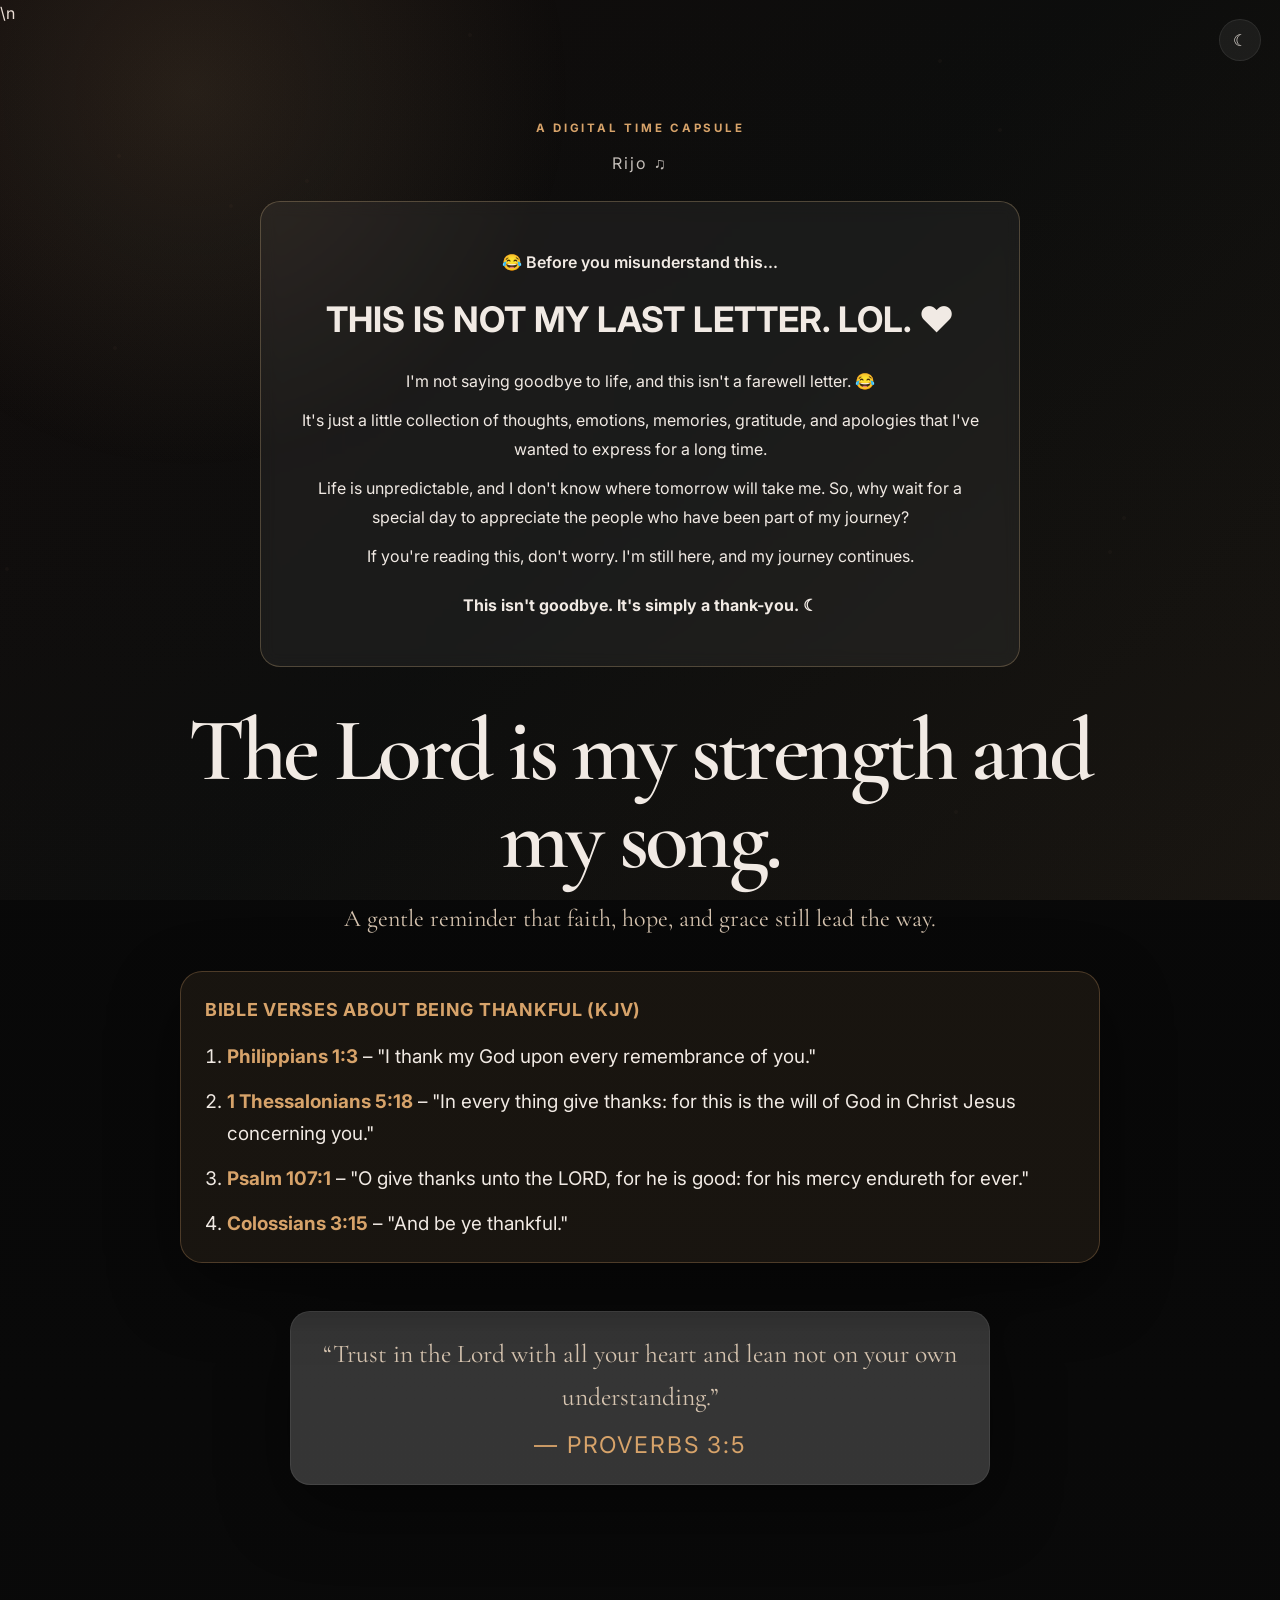
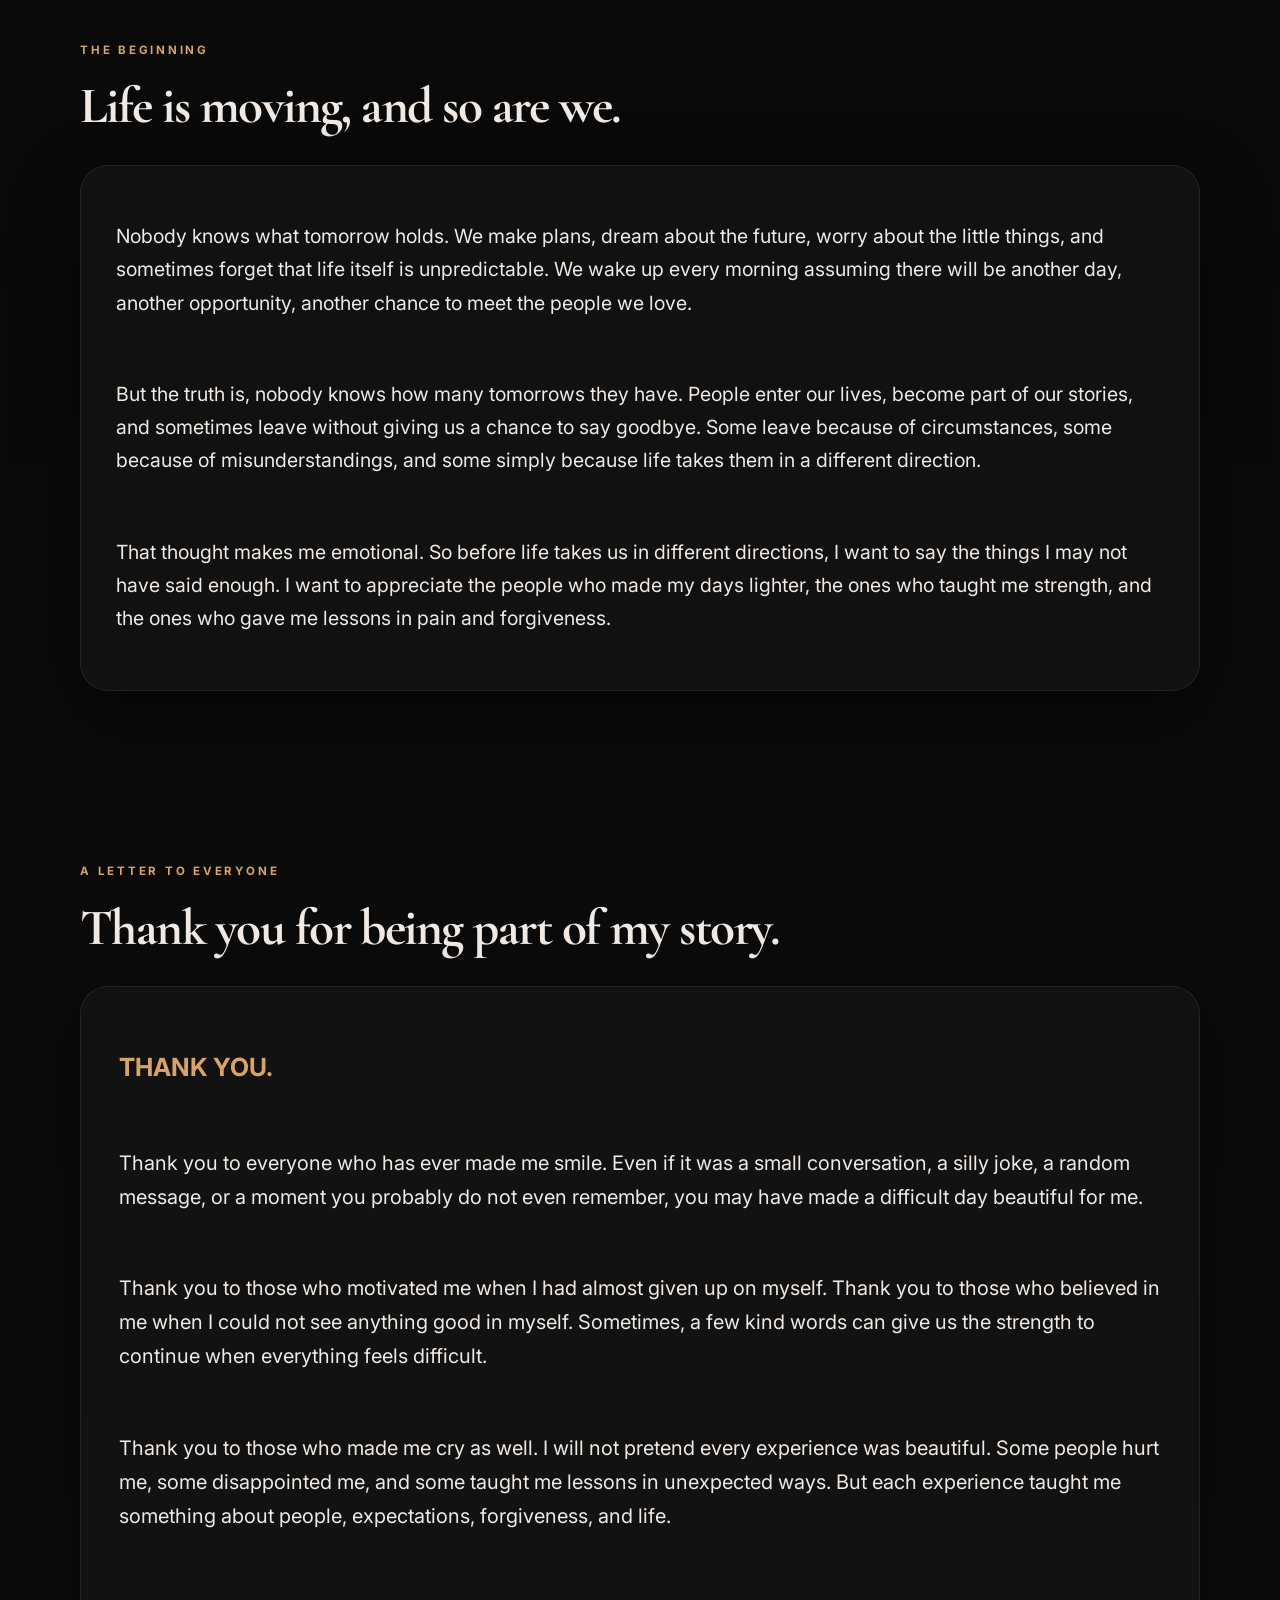
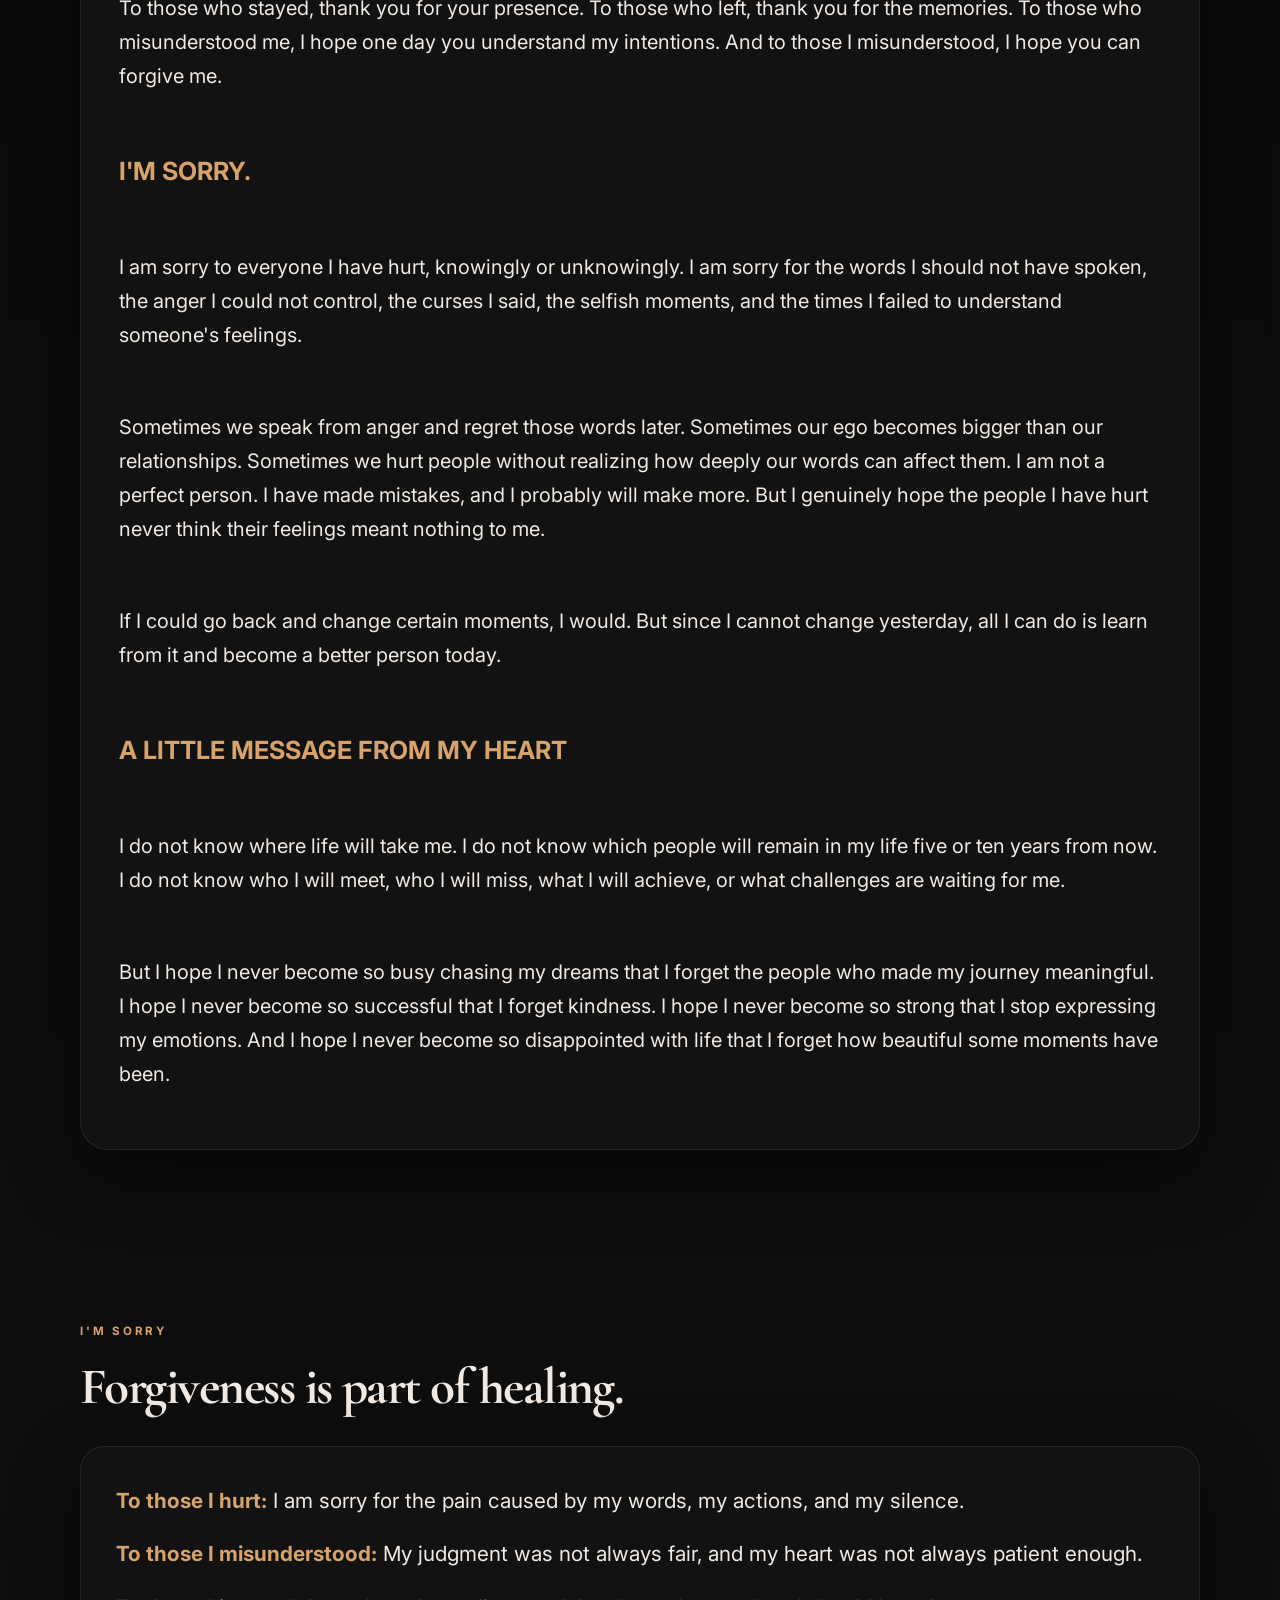
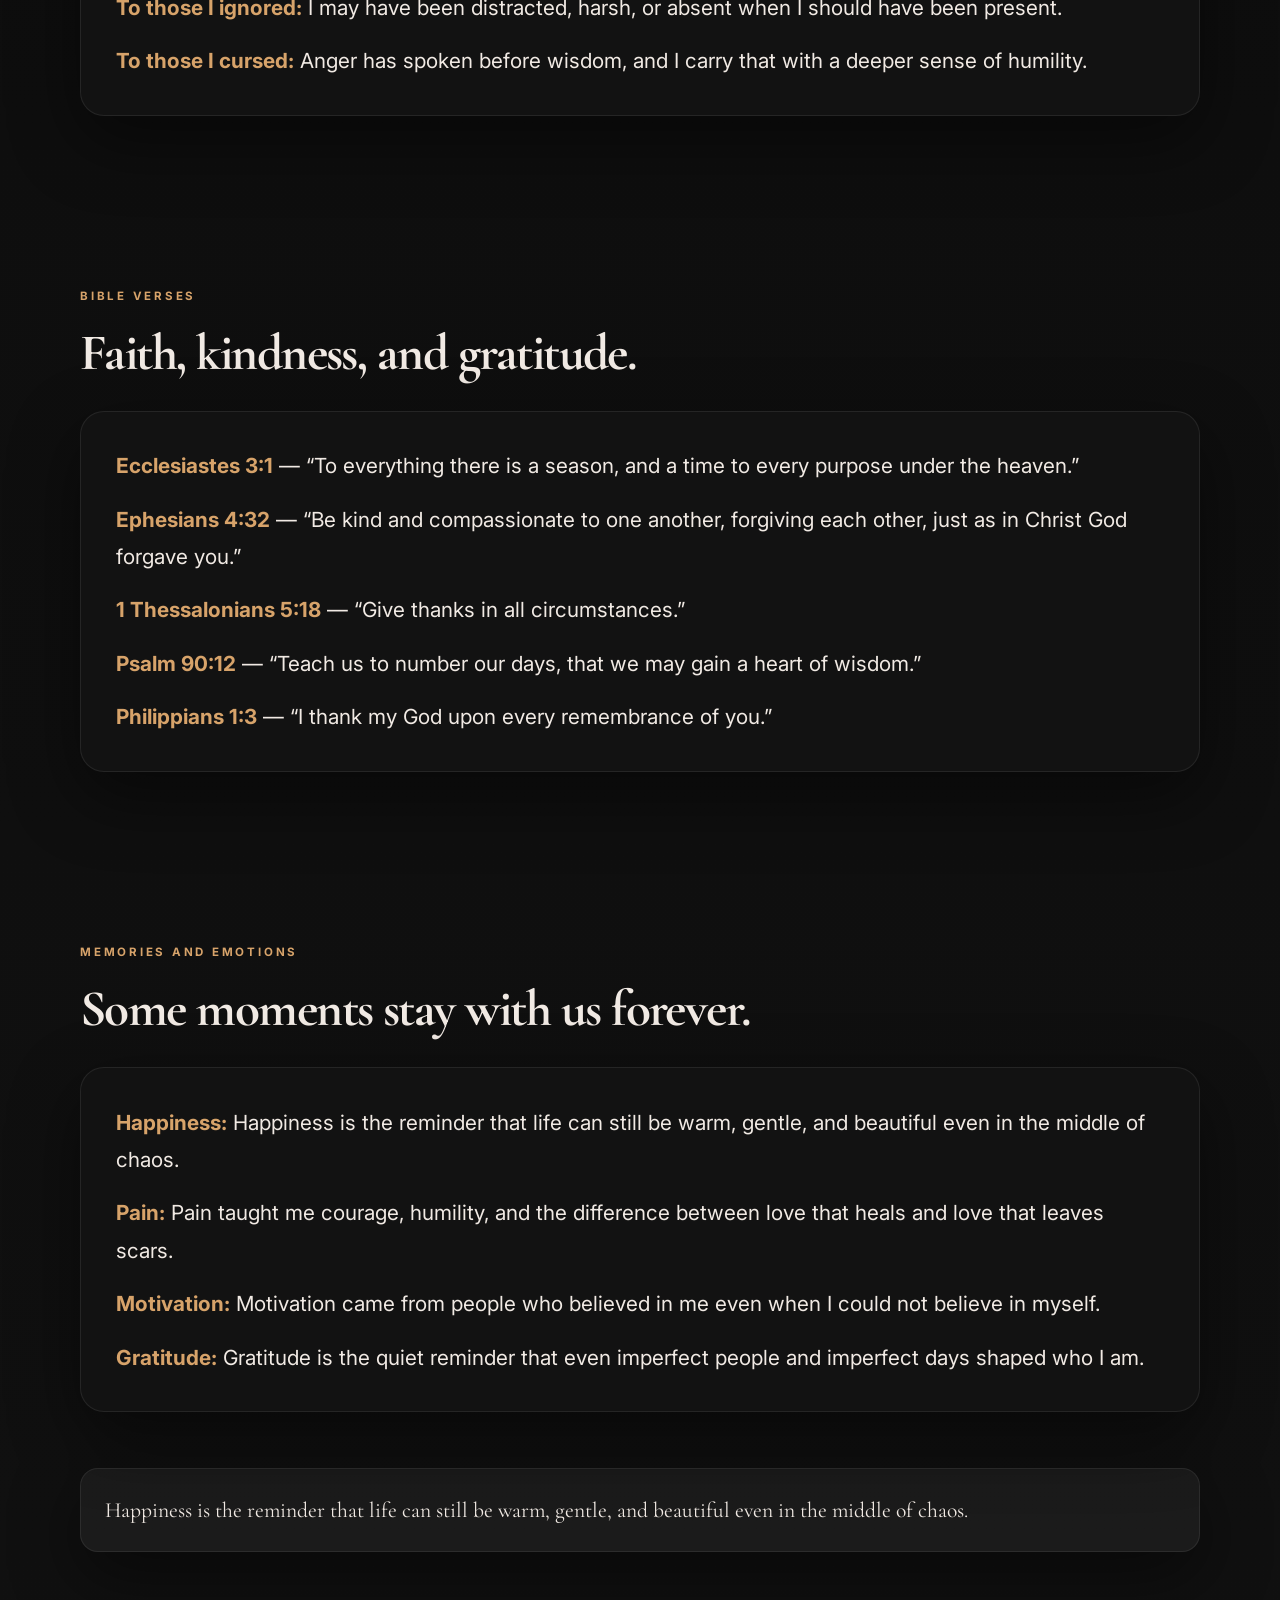
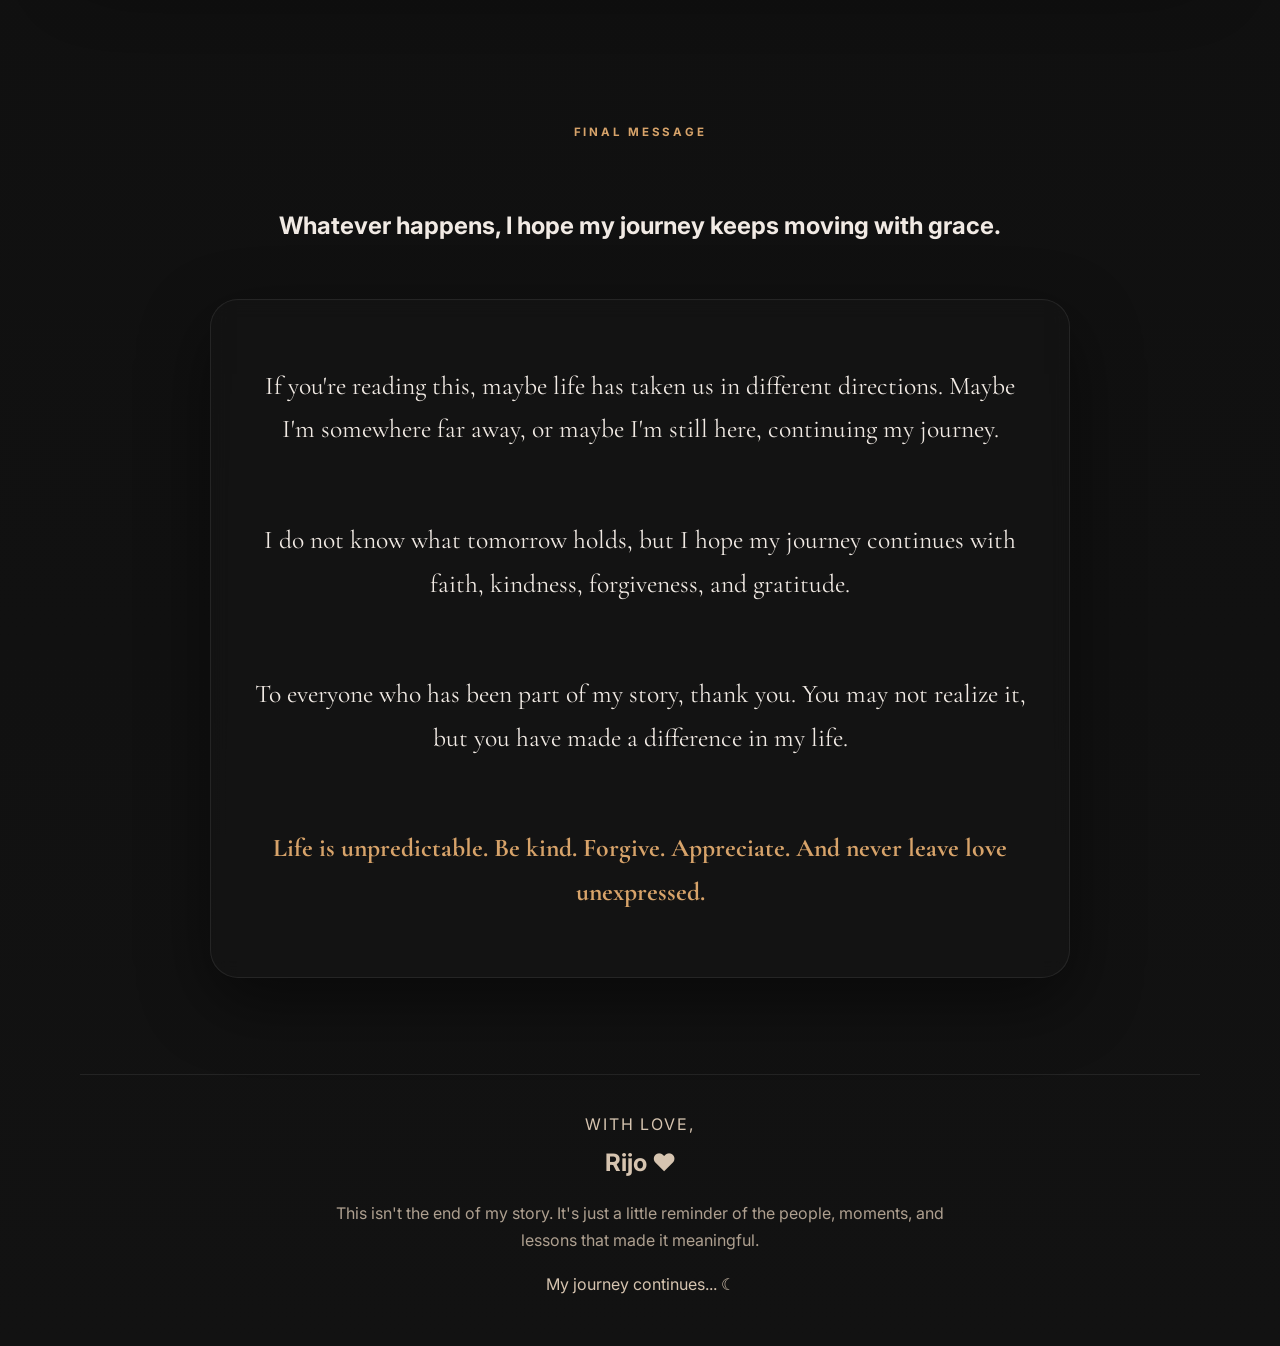
<file: index.html>
<!DOCTYPE html>
<html lang="en">
  <head>
    <meta charset="UTF-8" />
    <meta name="viewport" content="width=device-width, initial-scale=1.0" />
    <meta
      name="description"
      content="Rijo’s digital time capsule: a heartfelt collection of gratitude, faith, memories, apologies, and love."
    />
    <title>Rijo ♫ — A Digital Time Capsule</title>
    <link rel="preconnect" href="https://fonts.googleapis.com" />
    <link rel="preconnect" href="https://fonts.gstatic.com" crossorigin />
    <link
      href="https://fonts.googleapis.com/css2?family=Cormorant+Garamond:wght@400;500;600;700&family=Inter:wght@400;500;600;700&display=swap"
      rel="stylesheet"
    />
    <link rel="stylesheet" href="./style.css" />\n
    <style>
      .hero-signature { margin: .25rem 0 1.25rem; letter-spacing: .12em; opacity: .8; }
      .disclaimer-card {
        max-width: 760px; margin: 1.5rem auto 2.5rem; padding: clamp(1.25rem, 4vw, 2.25rem);
        border: 1px solid rgba(180, 155, 115, .35); border-radius: 1.25rem;
        background: rgba(255,255,255,.055); text-align: center; line-height: 1.8;
        backdrop-filter: blur(8px);
      }
      .disclaimer-card h2 { margin: .55rem 0 1rem; font-size: clamp(1.45rem, 4vw, 2.2rem); }
      .disclaimer-card p { margin: .65rem 0; }
      .disclaimer-intro { font-weight: 600; }
      .disclaimer-closing { margin-top: 1.25rem !important; }
      .footer-with-love { letter-spacing: .12em; }
      .footer-with-love strong { display: block; font-size: 1.5rem; letter-spacing: normal; margin-top: .35rem; }
      .footer-note { max-width: 620px; margin: .75rem auto; opacity: .8; }
    </style>
  </head>
  <body>
    <div class="page-glow" aria-hidden="true"></div>
    <div class="particles" id="particles" aria-hidden="true"></div>

    <button id="themeToggle" class="theme-toggle" type="button" aria-label="Toggle dark mode">
      ☾
    </button>

    <main>
      <section class="hero" id="top">
        <div class="container hero-inner">
          <p class="eyebrow" data-i18n="timeCapsule">A digital time capsule</p>
          <p class="hero-signature">Rijo ♫</p>

          <div class="disclaimer-card reveal">
            <p class="disclaimer-intro">😂 Before you misunderstand this...</p>
            <h2>THIS IS NOT MY LAST LETTER. LOL. ❤️</h2>
            <p>I'm not saying goodbye to life, and this isn't a farewell letter. 😂</p>
            <p>It's just a little collection of thoughts, emotions, memories, gratitude, and apologies that I've wanted to express for a long time.</p>
            <p>Life is unpredictable, and I don't know where tomorrow will take me. So, why wait for a special day to appreciate the people who have been part of my journey?</p>
            <p>If you're reading this, don't worry. I'm still here, and my journey continues.</p>
            <p class="disclaimer-closing"><strong>This isn't goodbye. It's simply a thank-you. ☾</strong></p>
          </div>

          <h1 class="typewriter" id="typewriterText" data-text="The Lord is my strength and my song."></h1>
          <p class="hero-subtitle" data-i18n="subtitle">A gentle reminder that faith, hope, and grace still lead the way.</p>

          <div class="thankful-verses reveal" aria-label="Bible verses about being thankful">
            <h3>Bible verses about being thankful (KJV)</h3>
            <ol>
              <li><strong>Philippians 1:3</strong> – <span>"I thank my God upon every remembrance of you."</span></li>
              <li><strong>1 Thessalonians 5:18</strong> – <span>"In every thing give thanks: for this is the will of God in Christ Jesus concerning you."</span></li>
              <li><strong>Psalm 107:1</strong> – <span>"O give thanks unto the LORD, for he is good: for his mercy endureth for ever."</span></li>
              <li><strong>Colossians 3:15</strong> – <span>"And be ye thankful."</span></li>
            </ol>
          </div>

          <div class="note-card" aria-label="Bible quote">
            “Trust in the Lord with all your heart and lean not on your own understanding.”
            <span>— Proverbs 3:5</span>
          </div>
        </div>
      </section>

      <section class="story-section" id="beginning">
        <div class="container section-inner">
          <div class="section-heading reveal">
            <p class="section-kicker" data-i18n="beginningLabel">The beginning</p>
            <h2 data-i18n="beginningTitle">Life is moving, and so are we.</h2>
          </div>

          <div class="essay reveal">
            <p>
              Nobody knows what tomorrow holds. We make plans, dream about the future, worry about the little things,
              and sometimes forget that life itself is unpredictable. We wake up every morning assuming there will be
              another day, another opportunity, another chance to meet the people we love.
            </p>
            <p>
              But the truth is, nobody knows how many tomorrows they have. People enter our lives, become part of our
              stories, and sometimes leave without giving us a chance to say goodbye. Some leave because of
              circumstances, some because of misunderstandings, and some simply because life takes them in a different
              direction.
            </p>
            <p>
              That thought makes me emotional. So before life takes us in different directions, I want to say the things
              I may not have said enough. I want to appreciate the people who made my days lighter, the ones who
              taught me strength, and the ones who gave me lessons in pain and forgiveness.
            </p>
          </div>
        </div>
      </section>

      <section class="letter-section" id="letter">
        <div class="container section-inner">
          <div class="section-heading reveal">
            <p class="section-kicker" data-i18n="letterLabel">A letter to everyone</p>
            <h2 data-i18n="letterTitle">Thank you for being part of my story.</h2>
          </div>

          <article class="letter-card reveal" aria-label="Letter content">
            <p><strong data-i18n="thankYouTitle">THANK YOU.</strong></p>
            <p>
              Thank you to everyone who has ever made me smile. Even if it was a small conversation, a silly joke,
              a random message, or a moment you probably do not even remember, you may have made a difficult day
              beautiful for me.
            </p>
            <p>
              Thank you to those who motivated me when I had almost given up on myself. Thank you to those who believed
              in me when I could not see anything good in myself. Sometimes, a few kind words can give us the strength
              to continue when everything feels difficult.
            </p>
            <p>
              Thank you to those who made me cry as well. I will not pretend every experience was beautiful. Some
              people hurt me, some disappointed me, and some taught me lessons in unexpected ways. But each experience
              taught me something about people, expectations, forgiveness, and life.
            </p>
            <p>
              To those who stayed, thank you for your presence. To those who left, thank you for the memories. To those
              who misunderstood me, I hope one day you understand my intentions. And to those I misunderstood, I hope
              you can forgive me.
            </p>

            <p><strong data-i18n="sorryTitle">I'M SORRY.</strong></p>
            <p>
              I am sorry to everyone I have hurt, knowingly or unknowingly. I am sorry for the words I should not have
              spoken, the anger I could not control, the curses I said, the selfish moments, and the times I failed to
              understand someone's feelings.
            </p>
            <p>
              Sometimes we speak from anger and regret those words later. Sometimes our ego becomes bigger than our
              relationships. Sometimes we hurt people without realizing how deeply our words can affect them. I am not a
              perfect person. I have made mistakes, and I probably will make more. But I genuinely hope the people I have
              hurt never think their feelings meant nothing to me.
            </p>

            <p>
              If I could go back and change certain moments, I would. But since I cannot change yesterday, all I can do
              is learn from it and become a better person today.
            </p>

            <p><strong data-i18n="heartTitle">A LITTLE MESSAGE FROM MY HEART</strong></p>
            <p>
              I do not know where life will take me. I do not know which people will remain in my life five or ten years
              from now. I do not know who I will meet, who I will miss, what I will achieve, or what challenges are
              waiting for me.
            </p>
            <p>
              But I hope I never become so busy chasing my dreams that I forget the people who made my journey
              meaningful. I hope I never become so successful that I forget kindness. I hope I never become so strong
              that I stop expressing my emotions. And I hope I never become so disappointed with life that I forget how
              beautiful some moments have been.
            </p>
          </article>
        </div>
      </section>

      <section class="sorry-section" id="sorry">
        <div class="container section-inner">
          <div class="section-heading reveal">
            <p class="section-kicker" data-i18n="sorryLabel">I'm sorry</p>
            <h2 data-i18n="sorryHeading">Forgiveness is part of healing.</h2>
          </div>

          <div class="sentence-stack reveal">
            <p><strong data-i18n="hurtTitle">To those I hurt:</strong> <span data-i18n="hurtText">I am sorry for the pain caused by my words, my actions, and my silence.</span></p>
            <p><strong data-i18n="misunderstoodTitle">To those I misunderstood:</strong> <span data-i18n="misunderstoodText">My judgment was not always fair, and my heart was not always patient enough.</span></p>
            <p><strong data-i18n="ignoredTitle">To those I ignored:</strong> <span data-i18n="ignoredText">I may have been distracted, harsh, or absent when I should have been present.</span></p>
            <p><strong data-i18n="cursedTitle">To those I cursed:</strong> <span data-i18n="cursedText">Anger has spoken before wisdom, and I carry that with a deeper sense of humility.</span></p>
          </div>
        </div>
      </section>

      <section class="verses-section" id="verses">
        <div class="container section-inner">
          <div class="section-heading reveal">
            <p class="section-kicker" data-i18n="versesLabel">Bible verses</p>
            <h2 data-i18n="versesTitle">Faith, kindness, and gratitude.</h2>
          </div>

          <div class="sentence-stack reveal">
            <p><strong>Ecclesiastes 3:1</strong> — “To everything there is a season, and a time to every purpose under the heaven.”</p>
            <p><strong>Ephesians 4:32</strong> — “Be kind and compassionate to one another, forgiving each other, just as in Christ God forgave you.”</p>
            <p><strong>1 Thessalonians 5:18</strong> — “Give thanks in all circumstances.”</p>
            <p><strong>Psalm 90:12</strong> — “Teach us to number our days, that we may gain a heart of wisdom.”</p>
            <p><strong>Philippians 1:3</strong> — “I thank my God upon every remembrance of you.”</p>
          </div>
        </div>
      </section>

      <section class="memory-section" id="memories">
        <div class="container section-inner">
          <div class="section-heading reveal">
            <p class="section-kicker" data-i18n="memoryLabel">Memories and emotions</p>
            <h2 data-i18n="memoryTitle">Some moments stay with us forever.</h2>
          </div>

          <div class="sentence-stack reveal">
            <p><strong data-i18n="memory.happiness">Happiness:</strong> Happiness is the reminder that life can still be warm, gentle, and beautiful even in the middle of chaos.</p>
            <p><strong data-i18n="memory.pain">Pain:</strong> Pain taught me courage, humility, and the difference between love that heals and love that leaves scars.</p>
            <p><strong data-i18n="memory.motivation">Motivation:</strong> Motivation came from people who believed in me even when I could not believe in myself.</p>
            <p><strong data-i18n="memory.gratitude">Gratitude:</strong> Gratitude is the quiet reminder that even imperfect people and imperfect days shaped who I am.</p>
          </div>

          <div class="memory-display" id="memoryDisplay" aria-live="polite">
            Happiness is the reminder that life can still be warm, gentle, and beautiful even in the middle of chaos.
          </div>
        </div>
      </section>

      <section class="final-section" id="final">
        <div class="container section-inner final-inner reveal">
          <p class="section-kicker" data-i18n="finalLabel">Final message</p>
          <h2 data-i18n="finalTitle">Whatever happens, I hope my journey keeps moving with grace.</h2>

          <div class="final-quote">
            <p>
              If you're reading this, maybe life has taken us in different directions. Maybe I'm somewhere far away, or
              maybe I'm still here, continuing my journey.
            </p>
            <p>
              I do not know what tomorrow holds, but I hope my journey continues with faith, kindness, forgiveness, and
              gratitude.
            </p>
            <p>
              To everyone who has been part of my story, thank you. You may not realize it, but you have made a
              difference in my life.
            </p>
            <p class="strong-line">
              Life is unpredictable. Be kind. Forgive. Appreciate. And never leave love unexpressed.
            </p>
          </div>
        </div>
      </section>
    </main>

    <footer class="site-footer">
      <div class="container footer-inner">
        <p class="footer-with-love">WITH LOVE, <strong>Rijo ❤️</strong></p>
        <p class="footer-note">This isn't the end of my story. It's just a little reminder of the people, moments, and lessons that made it meaningful.</p>
        <p>My journey continues... ☾</p>
      </div>
    </footer>

    <script src="./script.js"></script>
  </body>
</html>
</file>
<file: style.css>
:root {
  --bg: #070707;
  --bg-strong: #121212;
  --panel: rgba(20, 20, 20, 0.82);
  --panel-strong: rgba(28, 28, 28, 0.94);
  --card: #111111;
  --card-alt: #1a1a1a;
  --text: #f1eae4;
  --muted: #d6c4b0;
  --line: rgba(255, 255, 255, 0.08);
  --accent: #d7a36a;
  --accent-soft: #b86d4a;
  --accent-strong: #e8c79c;
  --shadow: 0 24px 70px rgba(0, 0, 0, 0.48);
  --button-shadow: rgba(255, 214, 156, 0.12);
}

body.light {
  --bg: #f5f1ea;
  --bg-strong: #efe8df;
  --panel: rgba(255, 255, 255, 0.75);
  --panel-strong: rgba(255, 255, 255, 0.92);
  --card: #f9f5f1;
  --card-alt: #f2ece4;
  --text: #111111;
  --muted: #4d4a46;
  --line: rgba(17, 17, 17, 0.12);
  --accent: #111111;
  --accent-soft: #3a3a3a;
  --accent-strong: #262626;
  --shadow: 0 22px 60px rgba(17, 17, 17, 0.12);
  --button-shadow: rgba(17, 17, 17, 0.08);
}

* {
  box-sizing: border-box;
}

html {
  scroll-behavior: smooth;
}

body {
  margin: 0;
  font-family: "Inter", sans-serif;
  background: linear-gradient(180deg, var(--bg) 0%, var(--bg-strong) 100%);
  color: var(--text);
  line-height: 1.7;
  transition: background 0.4s ease, color 0.4s ease;
}

body::before {
  content: "";
  position: fixed;
  inset: 0;
  pointer-events: none;
  background: linear-gradient(135deg, rgba(200, 109, 93, 0.06), rgba(126, 139, 125, 0.05), rgba(231, 185, 128, 0.08));
}

img {
  max-width: 100%;
  display: block;
}

a {
  color: inherit;
  text-decoration: none;
}

button {
  font: inherit;
}

.page-glow {
  position: fixed;
  inset: 0;
  pointer-events: none;
  background: radial-gradient(circle at 15% 10%, rgba(205, 171, 122, 0.12), transparent 28%);
  z-index: 0;
}

.particles {
  position: fixed;
  inset: 0;
  pointer-events: none;
  z-index: 0;
  overflow: hidden;
  opacity: 0.35;
}

.particle {
  position: absolute;
  width: 4px;
  height: 4px;
  background: rgba(140, 108, 82, 0.18);
  border-radius: 50%;
  animation: floatParticle 18s ease-in-out infinite alternate;
}

@keyframes floatParticle {
  0% {
    transform: translateY(0) scale(0.8);
    opacity: 0.15;
  }
  50% {
    opacity: 0.5;
  }
  100% {
    transform: translateY(-22vh) scale(1.1);
    opacity: 0.1;
  }
}

.container {
  width: min(1120px, calc(100% - 2rem));
  margin: 0 auto;
  position: relative;
  z-index: 1;
}

.theme-toggle {
  position: fixed;
  top: 1.2rem;
  right: 1.2rem;
  z-index: 30;
  width: 42px;
  height: 42px;
  border: 1px solid var(--line);
  border-radius: 50%;
  background: rgba(255, 255, 255, 0.06);
  color: var(--text);
  cursor: pointer;
  transition: transform 0.25s ease, border-color 0.25s ease, background 0.25s ease;
}

.theme-toggle:hover,
.theme-toggle:focus-visible {
  transform: translateY(-2px);
  border-color: rgba(215, 163, 106, 0.6);
}

body.light .theme-toggle {
  background: rgba(17, 17, 17, 0.04);
}

main {
  position: relative;
  z-index: 1;
}

.hero {
  min-height: calc(100vh - 72px);
  display: flex;
  align-items: center;
  padding: 5rem 0 4rem;
}

.hero-inner {
  text-align: center;
}

.eyebrow,
.section-kicker {
  text-transform: uppercase;
  letter-spacing: 0.24em;
  color: var(--accent);
  font-size: 0.72rem;
  font-weight: 700;
}

.typewriter {
  margin: 0.8rem auto 1rem;
  max-width: 950px;
  font-family: "Cormorant Garamond", serif;
  font-size: clamp(3rem, 7vw, 7rem);
  line-height: 0.98;
  font-weight: 600;
  letter-spacing: -0.04em;
  min-height: 1.2em;
}

.hero-subtitle {
  max-width: 620px;
  margin: 0 auto;
  color: var(--muted);
  font-size: clamp(1.1rem, 2vw, 1.5rem);
  font-family: "Cormorant Garamond", serif;
}

.note-card {
  margin: 3rem auto 0;
  max-width: 700px;
  padding: 1.2rem 1.5rem;
  border: 1px solid var(--line);
  border-radius: 20px;
  background: rgba(255, 255, 255, 0.18);
  color: var(--muted);
  font-family: "Cormorant Garamond", serif;
  font-size: clamp(1.2rem, 2vw, 1.8rem);
  box-shadow: var(--shadow);
  display: grid;
  gap: 0.45rem;
}

.note-card span {
  display: block;
  font-size: 0.9em;
  letter-spacing: 0.08em;
  text-transform: uppercase;
  color: var(--accent);
  font-family: "Inter", sans-serif;
}

.thankful-verses {
  margin: 2rem auto 0;
  max-width: 920px;
  padding: 1.4rem 1.5rem;
  background: rgba(215, 163, 106, 0.08);
  border: 1px solid rgba(215, 163, 106, 0.28);
  border-radius: 22px;
  box-shadow: var(--shadow);
  text-align: left;
}

.thankful-verses h3 {
  margin: 0 0 1rem;
  font-size: clamp(1rem, 1.4vw, 1.2rem);
  letter-spacing: 0.04em;
  color: var(--accent);
  text-transform: uppercase;
}

.thankful-verses ol {
  margin: 0;
  padding-left: 1.4rem;
  display: grid;
  gap: 0.8rem;
  color: var(--text);
}

.thankful-verses li {
  line-height: 1.7;
  font-size: clamp(1rem, 1.7vw, 1.18rem);
}

.thankful-verses strong {
  color: var(--accent);
}

.thankful-verses span {
  color: var(--text);
}

.story-section,
.letter-section,
.sorry-section,
.verses-section,
.memory-section,
.final-section {
  padding: 5rem 0;
}

.section-inner {
  display: grid;
  gap: 2rem;
}

.section-heading {
  display: grid;
  gap: 0.6rem;
}

.section-heading h2 {
  margin: 0;
  font-family: "Cormorant Garamond", serif;
  font-size: clamp(2.4rem, 4vw, 4rem);
  line-height: 1;
  letter-spacing: -0.03em;
}

.essay,
.letter-card,
.final-quote {
  background: var(--panel);
  backdrop-filter: blur(10px);
  border: 1px solid var(--line);
  border-radius: 28px;
  box-shadow: var(--shadow);
}

.essay {
  padding: clamp(1.5rem, 3vw, 2.2rem);
  display: grid;
  gap: 1.2rem;
  font-size: clamp(1.04rem, 1.8vw, 1.22rem);
  color: var(--text);
}

.letter-card {
  padding: clamp(1.5rem, 3vw, 2.5rem);
  font-size: clamp(1.05rem, 1.6vw, 1.25rem);
  display: grid;
  gap: 1.1rem;
}

.letter-card strong {
  font-size: 1.25em;
  color: var(--accent);
}

.sentence-stack {
  display: grid;
  gap: 1rem;
  background: var(--panel);
  border: 1px solid var(--line);
  border-radius: 24px;
  padding: clamp(1.4rem, 3vw, 2.2rem);
  box-shadow: var(--shadow);
}

.sentence-stack p {
  margin: 0;
  font-size: clamp(1.04rem, 1.8vw, 1.3rem);
  line-height: 1.8;
}

.sentence-stack strong {
  color: var(--accent);
}

.memory-display {
  margin-top: 1.5rem;
  background: var(--panel-strong);
  border: 1px solid var(--line);
  border-radius: 18px;
  padding: 1.4rem 1.5rem;
  font-size: clamp(1.05rem, 1.7vw, 1.35rem);
  font-family: "Cormorant Garamond", serif;
  box-shadow: var(--shadow);
}

.final-inner {
  text-align: center;
}

.final-quote {
  padding: clamp(1.5rem, 3vw, 2.5rem);
  max-width: 860px;
  margin: 0 auto;
  display: grid;
  gap: 1rem;
  font-size: clamp(1.15rem, 2vw, 1.7rem);
  font-family: "Cormorant Garamond", serif;
}

.strong-line {
  color: var(--accent);
  font-weight: 700;
}

.site-footer {
  padding: 1rem 0 2rem;
}

.footer-inner {
  text-align: center;
  color: var(--muted);
  border-top: 1px solid var(--line);
  padding-top: 1.2rem;
}

.reveal {
  opacity: 0;
  transform: translateY(24px);
  transition: opacity 0.7s ease, transform 0.7s ease;
}

.reveal.visible {
  opacity: 1;
  transform: translateY(0);
}

@media (max-width: 620px) {
  .hero {
    padding-top: 4rem;
  }

  .thankful-verses {
    padding: 1rem 1rem 1.2rem;
  }
}

@media (prefers-reduced-motion: reduce) {
  *, *::before, *::after {
    animation: none !important;
    transition: none !important;
    scroll-behavior: auto !important;
  }

  .reveal {
    opacity: 1;
    transform: none;
  }
}
</file>
